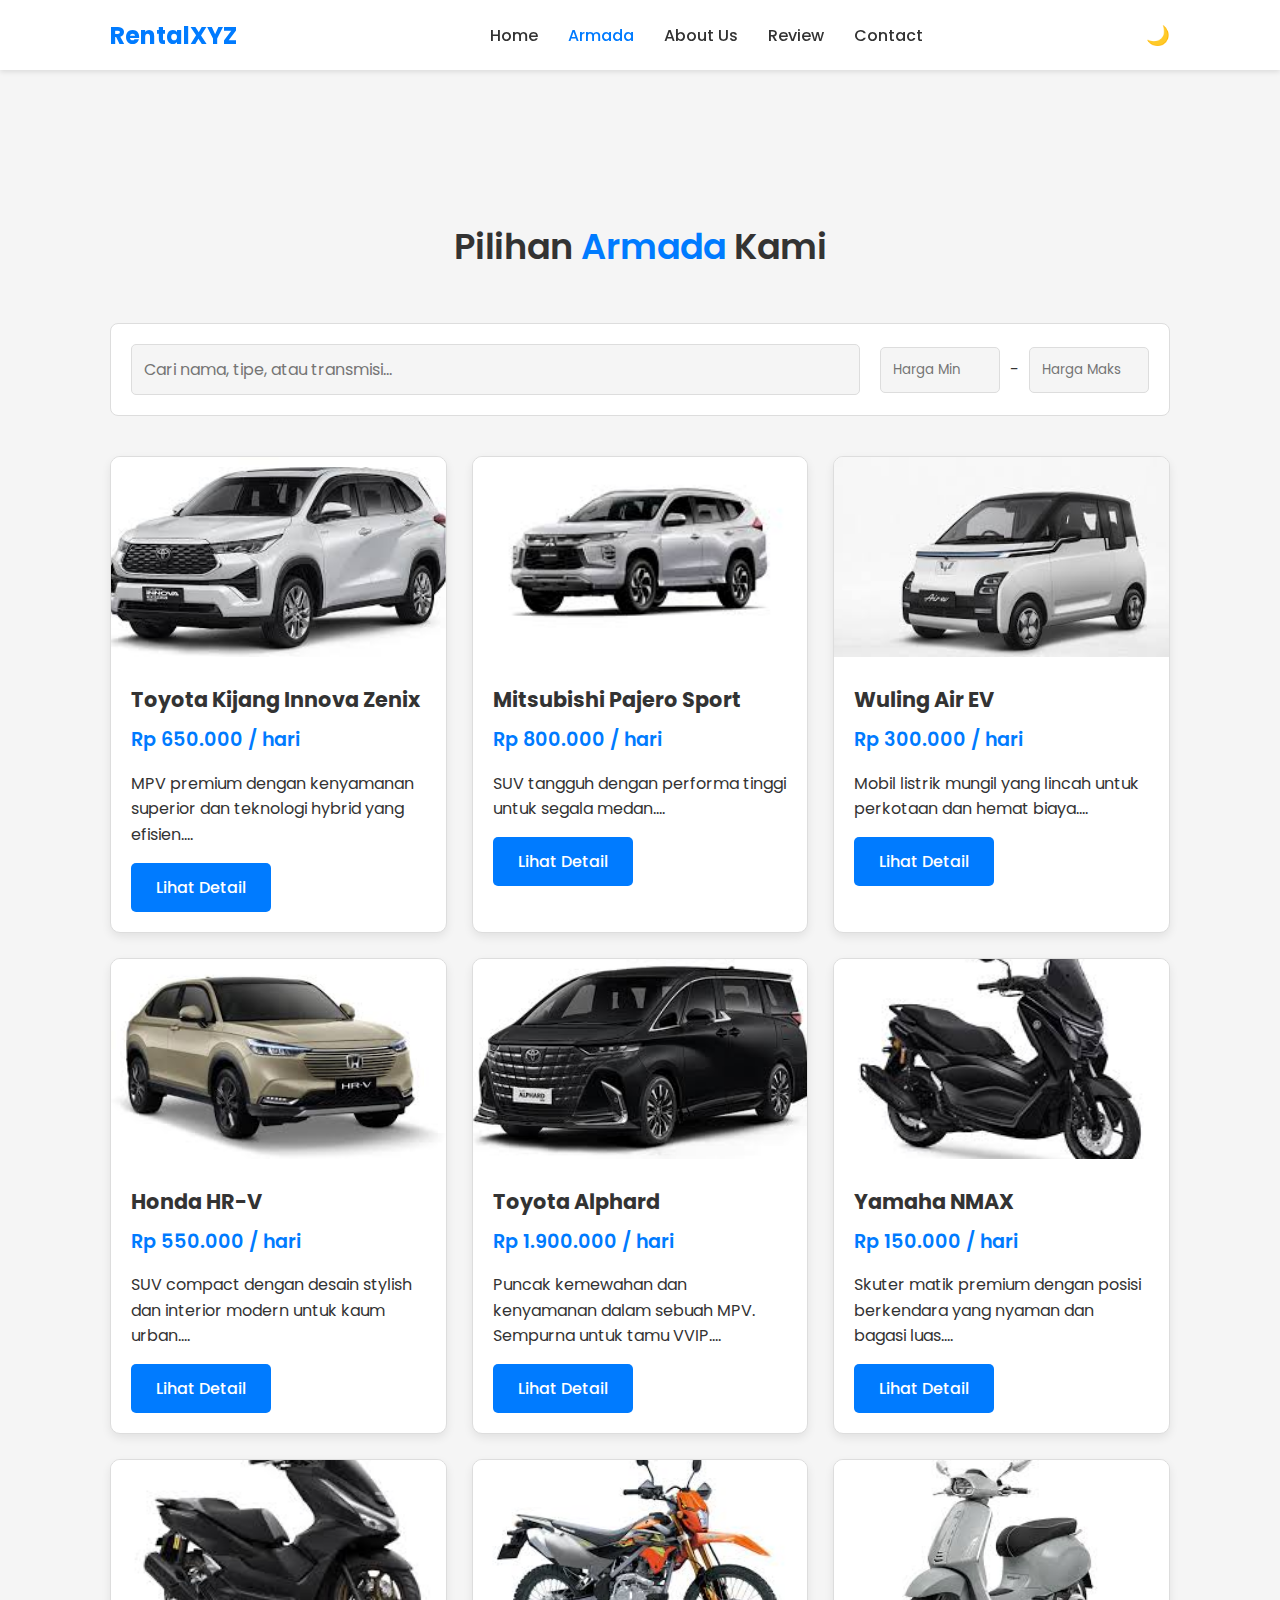
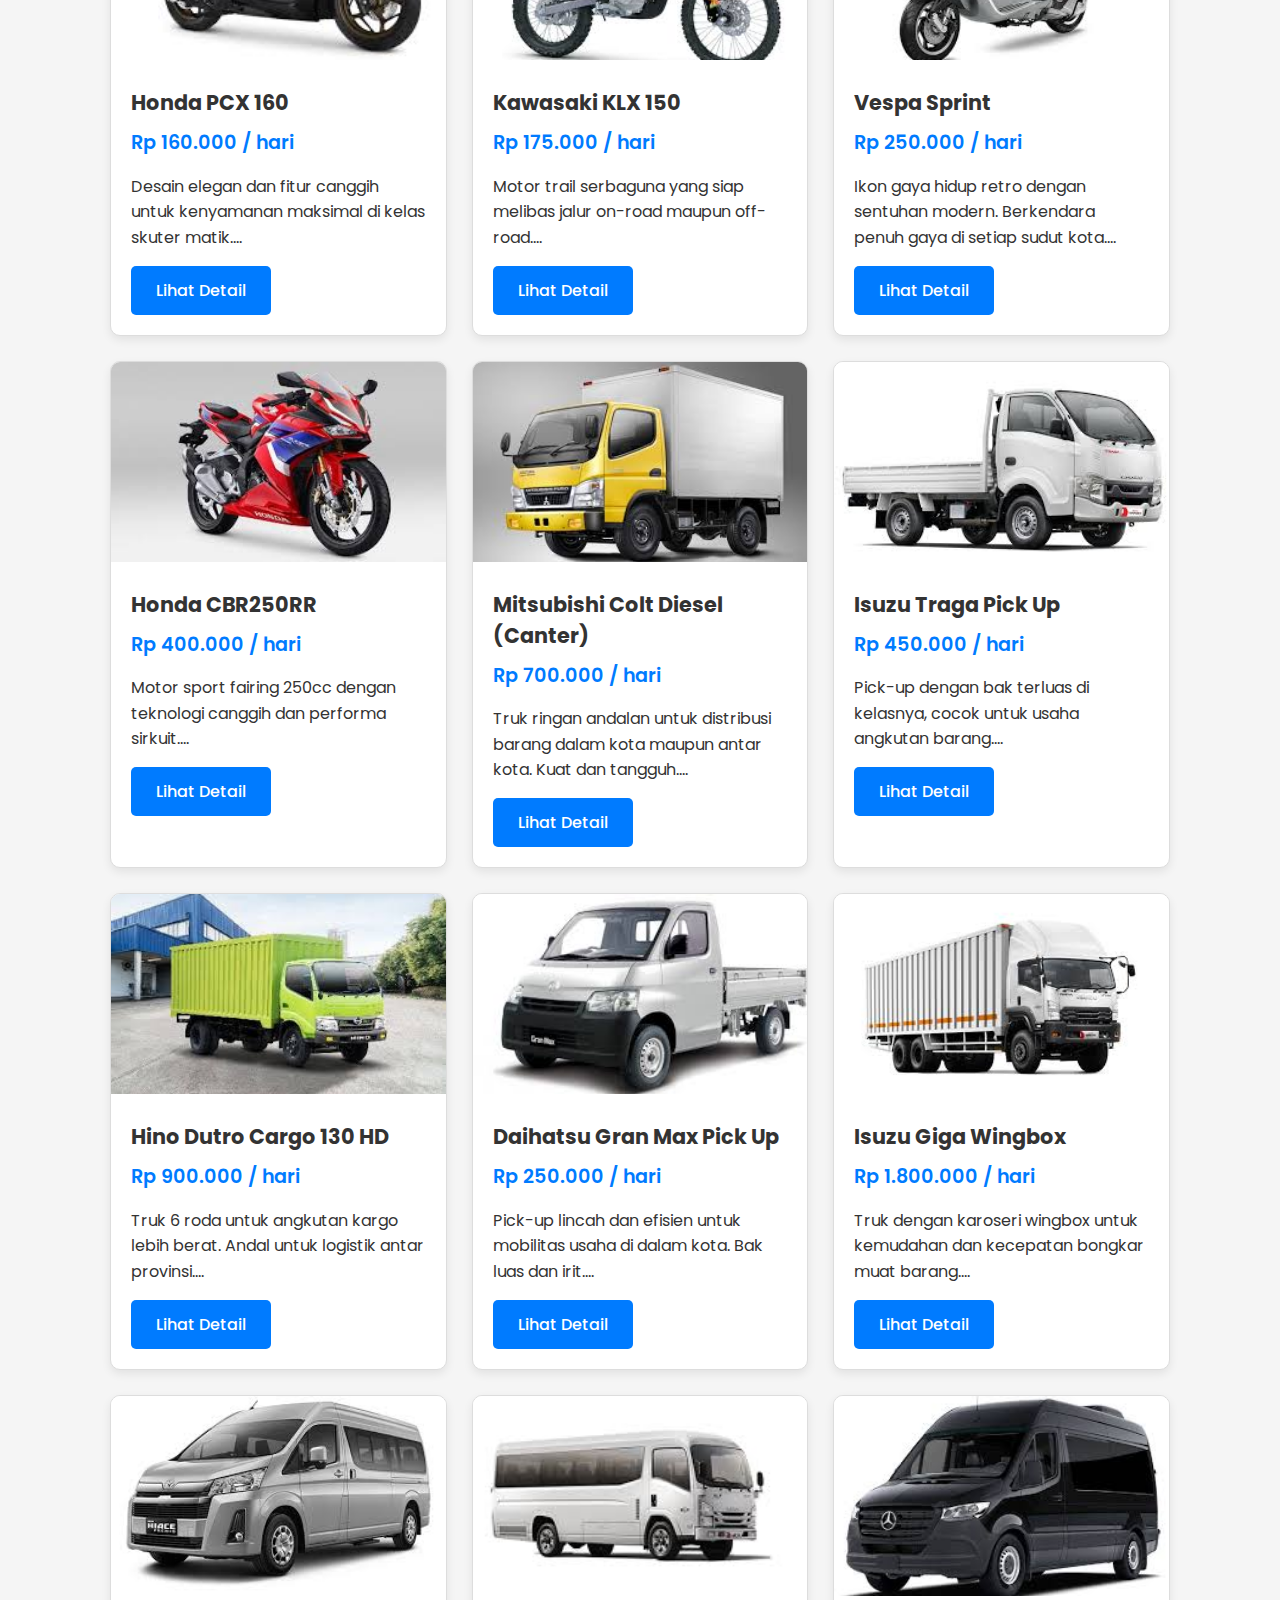
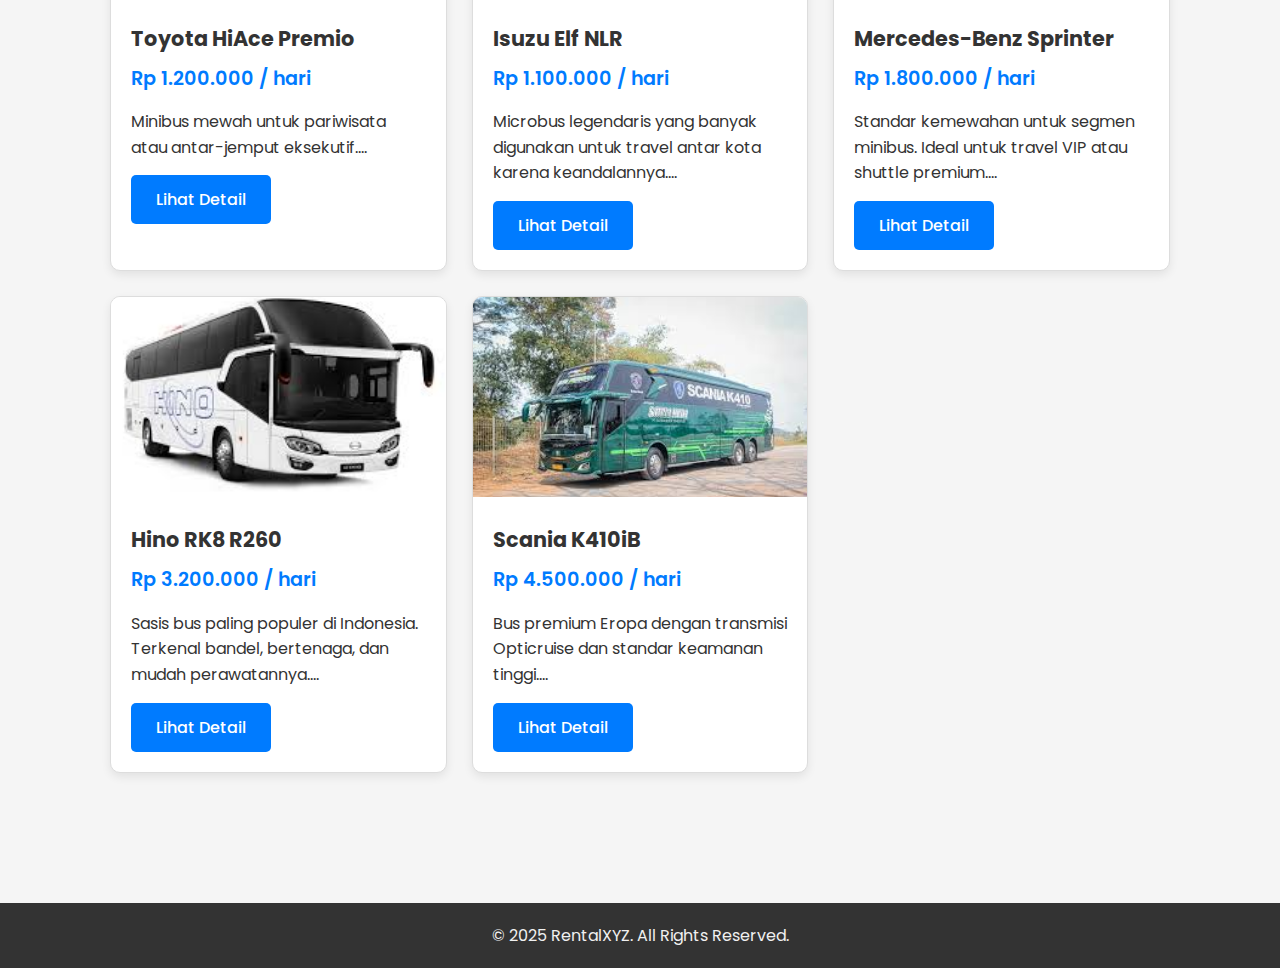
<file: armada.html>
<!DOCTYPE html>
<html lang="id">

<head>
  <meta charset="UTF-8">
  <meta name="viewport" content="width=device-width, initial-scale=1.0">
  <title>Armada Kami - Rental Kendaraan XYZ</title>
  <link rel="stylesheet" href="css/style.css">
  <link rel="stylesheet" href="css/armada.css">
  <link rel="stylesheet" href="css/modals.css">
</head>

<body>
  <div id="header-placeholder"></div>

  <main>
    <section id="armada-list">
      <div class="container">
        <h2 class="section-title">Pilihan <span>Armada</span> Kami</h2>
        <div class="filter-container">
          <div class="search-wrapper">
            <input type="search" id="search-input" placeholder="Cari nama, tipe, atau transmisi...">
          </div>
          <div class="price-filter">
            <input type="number" id="min-price" placeholder="Harga Min">
            <span>-</span>
            <input type="number" id="max-price" placeholder="Harga Maks">
          </div>
        </div>
        <div class="card-container" id="armada-list-container"></div>
        <div id="no-results">
          <h3>Maaf, kendaraan tidak ditemukan.</h3>
          <p>Coba ubah kata kunci pencarian atau rentang harga Anda.</p>
        </div>
      </div>
    </section>
  </main>

  <div id="footer-placeholder"></div>
  <div id="modals-placeholder"></div>

  <script src="js/data-kendaraan.js"></script>
  <script src="js/include.js"></script>
  <script src="js/armada.js"></script>
</body>

</html>
</file>
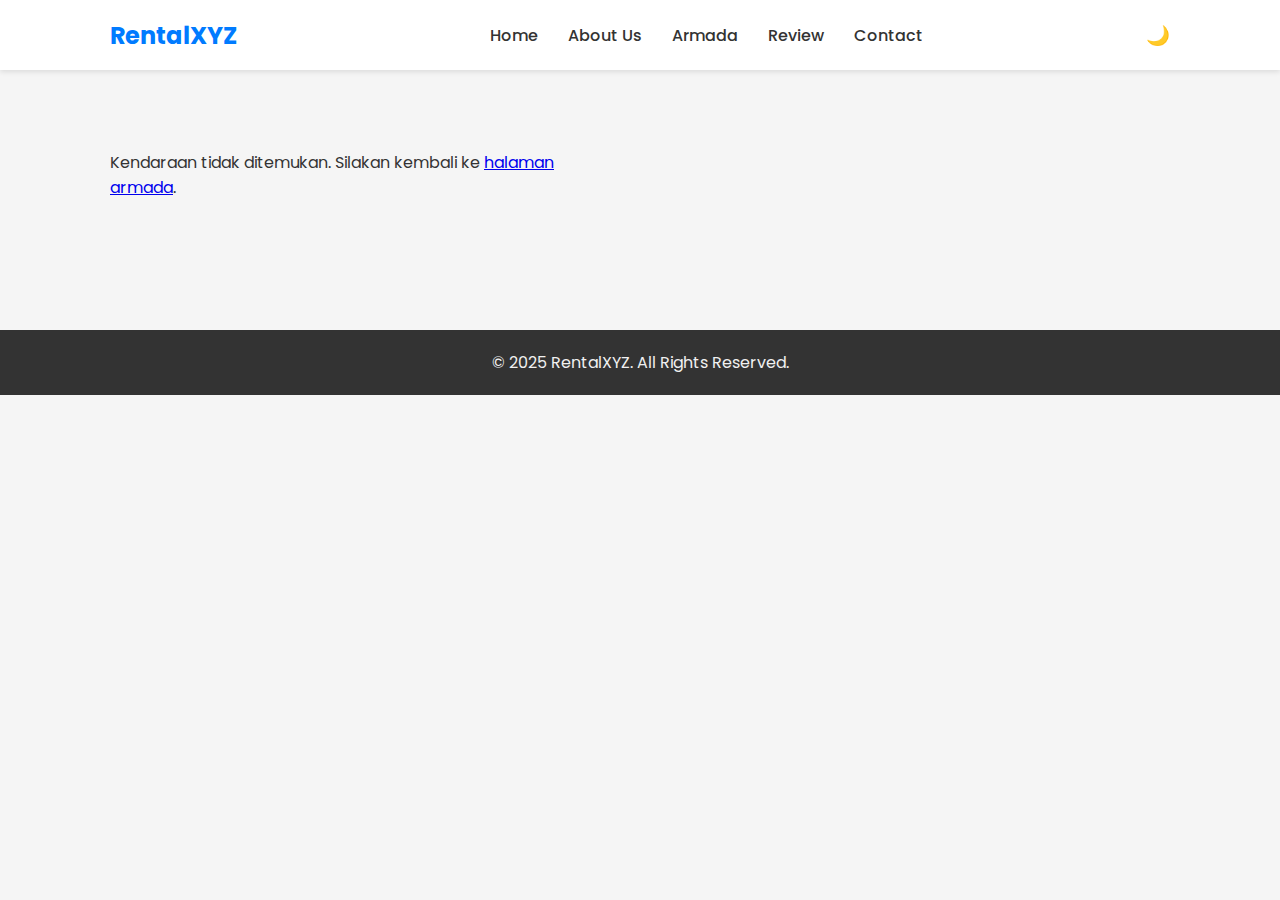
<file: spesifikasi.html>
<!DOCTYPE html>
<html lang="id">
<head>
  <meta charset="UTF-8">
  <meta name="viewport" content="width=device-width, initial-scale=1.0">
  <title>Detail Kendaraan - Rental Kendaraan XYZ</title>
  <link rel="stylesheet" href="css/style.css">
  <link rel="stylesheet" href="css/spesifikasi.css">
</head>
<body>

  <header>
    <div class="container">
      <nav>
        <a href="index.html" class="logo">RentalXYZ</a>
        <ul class="nav-links">
          <li><a href="index.html#home">Home</a></li>
          <li><a href="index.html#about">About Us</a></li>
          <li><a href="armada.html">Armada</a></li>
          <li><a href="index.html#review">Review</a></li>
          <li><a href="index.html#contact">Contact</a></li>
        </ul>
        <div class="nav-extra">
            <button id="dark-mode-toggle">🌙</button>
            <div class="menu-toggle">☰</div>
        </div>
      </nav>
    </div>
  </header>

  <main>
    <section id="spesifikasi-detail">
      <div class="container" id="detail-kendaraan">
        </div>
    </section>

    <section id="booking-form-section">
      <div class="container">
        <h2 class="section-title">Formulir <span>Pemesanan</span></h2>
        <div class="form-container">
          <form id="booking-form" novalidate>
            <input type="hidden" id="vehicle-name" name="vehicle-name">
            <div class="form-group">
                <label for="booking-nama">Nama Lengkap</label>
                <input type="text" id="booking-nama" name="nama" required>
                <div class="error-message"></div>
            </div>
            <div class="form-group">
                <label for="booking-telp">No. Telepon/WhatsApp</label>
                <input type="tel" id="booking-telp" name="telepon" required>
                <div class="error-message"></div>
            </div>
            <div class="form-group">
                <label for="booking-mulai">Tanggal Mulai Rental</label>
                <input type="date" id="booking-mulai" name="tanggal-mulai" required>
                <div class="error-message"></div>
            </div>
            <div class="form-group">
                <label for="booking-selesai">Tanggal Selesai Rental</label>
                <input type="date" id="booking-selesai" name="tanggal-selesai" required>
                <div class="error-message"></div>
            </div>
            <button type="submit" class="btn btn-whatsapp" style="width: 100%;">Pesan via WhatsApp</button>
          </form>
        </div>
      </div>
    </section>
  </main>

  <footer>
    <div class="container">
      <p>&copy; 2025 RentalXYZ. All Rights Reserved.</p>
    </div>
  </footer>

  <script src="js/data-kendaraan.js"></script>
  <script src="js/spesifikasi.js"></script>
</body>
</html>
</file>
<file: css/style.css>
/* Google Fonts */
@import url('https://fonts.googleapis.com/css2?family=Poppins:wght@300;400;500;600;700&display=swap');

/* CSS Variables */
:root {
  --bg-color-light: #f5f5f5;
  --text-color-light: #333;
  --card-bg-light: #ffffff;
  --primary-color: #007bff;
  --primary-color-hover: #0056b3;
  --border-color-light: #ddd;

  --bg-color-dark: #1a1a1a;
  --text-color-dark: #f0f0f0;
  --card-bg-dark: #2c2c2c;
  --border-color-dark: #444;
}

/* Base Styles */
* {
  margin: 0;
  padding: 0;
  box-sizing: border-box;
  font-family: 'Poppins', sans-serif;
}

html {
  scroll-behavior: smooth;
}

body {
  background-color: var(--bg-color-light);
  color: var(--text-color-light);
  transition: background-color 0.3s, color 0.3s;
}

/* Dark Mode */
body.dark-mode {
  background-color: var(--bg-color-dark);
  color: var(--text-color-dark);
}

.container {
  max-width: 1100px;
  margin: auto;
  padding: 0 20px;
}

/* Header & Navigation */
header {
  position: sticky;
  top: 0;
  width: 100%;
  background-color: var(--card-bg-light);
  box-shadow: 0 2px 5px rgba(0, 0, 0, 0.1);
  z-index: 1000;
  transition: background-color 0.3s;
}

body.dark-mode header {
  background-color: var(--card-bg-dark);
  box-shadow: 0 2px 5px rgba(0, 0, 0, 0.3);
}

nav {
  display: flex;
  justify-content: space-between;
  align-items: center;
  height: 70px;
}

.logo {
  font-size: 1.5rem;
  font-weight: 700;
  color: var(--primary-color);
  text-decoration: none;
}

.nav-links {
  display: flex;
  list-style: none;
}

.nav-links li {
  margin-left: 30px;
}

.nav-links a {
  text-decoration: none;
  color: var(--text-color-light);
  font-weight: 500;
  transition: color 0.3s;
}

body.dark-mode .nav-links a {
    color: var(--text-color-dark);
}

.nav-links a:hover, .nav-links a.active {
  color: var(--primary-color);
}

.nav-extra {
    display: flex;
    align-items: center;
    gap: 1rem;
}

#dark-mode-toggle {
    font-size: 1.2rem;
    cursor: pointer;
    background: none;
    border: none;
    color: var(--text-color-light);
}
body.dark-mode #dark-mode-toggle {
    color: var(--text-color-dark);
}

.menu-toggle {
    display: none;
    font-size: 1.5rem;
    cursor: pointer;
}


/* Sections */
section {
  padding: 80px 0;
}

.section-title {
  text-align: center;
  margin-bottom: 50px;
  font-size: 2.2rem;
  font-weight: 600;
}
.section-title span {
  color: var(--primary-color);
}

/* Home Section */
#home {
  display: flex;
  align-items: center;
  min-height: calc(100vh - 70px);
}
.home-content {
  max-width: 600px;
}
.home-content h1 {
  font-size: 3rem;
  margin-bottom: 10px;
}
.home-content p {
  font-size: 1.1rem;
  margin-bottom: 20px;
}

/* Buttons */
.btn {
  display: inline-block;
  padding: 12px 25px;
  background-color: var(--primary-color);
  color: #fff;
  text-decoration: none;
  border-radius: 5px;
  font-weight: 500;
  transition: background-color 0.3s;
  border: none;
  cursor: pointer;
}
.btn:hover {
  background-color: var(--primary-color-hover);
}

/* Card Style (Armada & Review) */
.card-container {
  display: grid;
  grid-template-columns: repeat(auto-fit, minmax(300px, 1fr));
  gap: 25px;
}

.card {
  background-color: var(--card-bg-light);
  border-radius: 10px;
  box-shadow: 0 4px 10px rgba(0, 0, 0, 0.08);
  overflow: hidden;
  transition: transform 0.3s, box-shadow 0.3s, background-color 0.3s;
  border: 1px solid var(--border-color-light);
}

body.dark-mode .card {
  background-color: var(--card-bg-dark);
  box-shadow: 0 4px 15px rgba(0, 0, 0, 0.2);
  border-color: var(--border-color-dark);
}

.card:hover {
  transform: translateY(-5px);
  box-shadow: 0 8px 20px rgba(0, 0, 0, 0.12);
}

body.dark-mode .card:hover {
  box-shadow: 0 8px 25px rgba(0, 0, 0, 0.3);
}

.card img {
  width: 100%;
  height: 200px;
  object-fit: cover;
}

.card-content {
  padding: 20px;
}
.card-content h3 {
  margin-bottom: 10px;
  font-size: 1.3rem;
}
.card-content p {
  margin-bottom: 15px;
  line-height: 1.6;
}
.card-price {
    font-size: 1.2rem;
    font-weight: 600;
    color: var(--primary-color);
    margin-bottom: 15px;
}

/* Review Card */
.review-card .card-content {
    position: relative;
    padding-top: 40px;
}
.review-card .reviewer-photo {
    width: 60px;
    height: 60px;
    border-radius: 50%;
    object-fit: cover;
    position: absolute;
    top: -30px;
    left: 20px;
    border: 3px solid var(--bg-color-light);
}
body.dark-mode .review-card .reviewer-photo {
    border-color: var(--bg-color-dark);
}
.reviewer-name {
    font-weight: 600;
}

/* Contact & Forms */
.form-container {
  max-width: 700px;
  margin: auto;
  padding: 30px;
  background-color: var(--card-bg-light);
  border-radius: 8px;
  border: 1px solid var(--border-color-light);
}

body.dark-mode .form-container {
  background-color: var(--card-bg-dark);
  border-color: var(--border-color-dark);
}

.form-group {
  margin-bottom: 20px;
}
.form-group label {
  display: block;
  margin-bottom: 8px;
  font-weight: 500;
}
.form-group input,
.form-group textarea,
.form-group select {
  width: 100%;
  padding: 12px;
  border-radius: 5px;
  border: 1px solid var(--border-color-light);
  background-color: var(--bg-color-light);
  color: var(--text-color-light);
  font-size: 1rem;
}

body.dark-mode .form-group input,
body.dark-mode .form-group textarea,
body.dark-mode .form-group select {
  border-color: var(--border-color-dark);
  background-color: #333;
  color: var(--text-color-dark);
}

.form-group textarea {
  resize: vertical;
  min-height: 120px;
}

.contact-buttons {
    display: flex;
    gap: 15px;
    margin-top: 10px;
}

.contact-buttons .btn {
    flex-grow: 1;
}

.btn-whatsapp {
    background-color: #25D366;
}
.btn-whatsapp:hover {
    background-color: #1EBE57;
}

.error-message {
    color: #e74c3c;
    font-size: 0.9rem;
    margin-top: 5px;
    display: none;
}

/* Armada Page */
#armada-list {
    min-height: 70vh;
}

/* Spesifikasi Page */
#detail-kendaraan {
    display: grid;
    grid-template-columns: 1fr 1fr;
    gap: 40px;
    align-items: center;
}
#detail-kendaraan img {
    width: 100%;
    border-radius: 10px;
}
.specs-list {
    list-style: none;
    margin-top: 15px;
}
.specs-list li {
    padding: 8px 0;
    border-bottom: 1px solid var(--border-color-light);
    display: flex;
    justify-content: space-between;
}
body.dark-mode .specs-list li {
    border-color: var(--border-color-dark);
}
.specs-list li:last-child {
    border-bottom: none;
}
.specs-list span {
    font-weight: 600;
}
#booking-form-section {
    padding-top: 0;
}

/* Footer */
footer {
  background-color: #333;
  color: #f0f0f0;
  text-align: center;
  padding: 20px 0;
  margin-top: 50px;
}

body.dark-mode footer {
    background-color: #000;
}

/* Responsive */
@media (max-width: 768px) {
  .menu-toggle {
    display: block;
    z-index: 10;
  }
  .nav-links {
    position: absolute;
    top: 70px;
    right: 0;
    background-color: var(--card-bg-light);
    width: 100%;
    flex-direction: column;
    align-items: center;
    transform: translateX(100%);
    transition: transform 0.3s ease-in-out;
    padding: 20px 0;
  }
  body.dark-mode .nav-links {
    background-color: var(--card-bg-dark);
  }
  .nav-links.active {
    transform: translateX(0);
  }
  .nav-links li {
    margin: 15px 0;
  }

  .home-content h1 {
    font-size: 2.5rem;
  }
  #home {
    text-align: center;
  }
  #detail-kendaraan {
    grid-template-columns: 1fr;
  }
}
</file>
<file: css/armada.css>
/* Filter & Search Section */
.filter-container {
    display: flex;
    justify-content: space-between;
    align-items: center;
    flex-wrap: wrap;
    gap: 20px;
    margin-bottom: 40px;
    padding: 20px;
    background-color: var(--card-bg-light);
    border: 1px solid var(--border-color-light);
    border-radius: 8px;
}

body.dark-mode .filter-container {
    background-color: var(--card-bg-dark);
    border-color: var(--border-color-dark);
}

.search-wrapper {
    flex-grow: 1;
}

#search-input {
    width: 100%;
    padding: 12px;
    border-radius: 5px;
    border: 1px solid var(--border-color-light);
    background-color: var(--bg-color-light);
    color: var(--text-color-light);
    font-size: 1rem;
}

body.dark-mode #search-input {
    border-color: var(--border-color-dark);
    background-color: #333;
    color: var(--text-color-dark);
}

.price-filter {
    display: flex;
    align-items: center;
    gap: 10px;
}

.price-filter input[type="number"] {
    width: 120px;
    padding: 12px;
    border-radius: 5px;
    border: 1px solid var(--border-color-light);
    background-color: var(--bg-color-light);
    color: var(--text-color-light);
}

.price-filter input::-webkit-outer-spin-button,
.price-filter input::-webkit-inner-spin-button {
    -webkit-appearance: none;
    margin: 0;
}

.price-filter input[type=number] {
    -moz-appearance: textfield;
}

body.dark-mode .price-filter input[type="number"] {
    border-color: var(--border-color-dark);
    background-color: #333;
    color: var(--text-color-dark);
}

#no-results {
    color: var(--text-color-light);
    display: none;
    text-align: center;
    margin-top: 40px;
}

body.dark-mode #no-results {
    color: var(--text-color-dark);
}
</file>
<file: css/modals.css>
.modal-overlay {
  position: fixed;
  top: 0;
  left: 0;
  width: 100%;
  height: 100%;
  background-color: rgba(0, 0, 0, 0.6);
  display: flex;
  justify-content: center;
  align-items: center;
  z-index: 2000;
  opacity: 0;
  visibility: hidden;
  transition: opacity 0.3s, visibility 0.3s;
}

.modal-overlay.show {
  opacity: 1;
  visibility: visible;
}

.modal-content {
  background-color: var(--card-bg-light);
  padding: 30px;
  border-radius: 8px;
  width: 90%;
  max-width: 500px;
  text-align: center;
  position: relative;
  transform: scale(0.9);
  transition: transform 0.3s;
}

.modal-overlay.show .modal-content {
  transform: scale(1);
}

body.dark-mode .modal-content {
  background-color: var(--card-bg-dark);
}

.modal-close {
  position: absolute;
  top: 10px;
  right: 15px;
  font-size: 1.8rem;
  cursor: pointer;
  color: #aaa;
}

.modal-content h3 {
  margin-bottom: 15px;
  font-size: 1.5rem;
  color: var(--primary-color);
}

.modal-content p {
  margin-bottom: 25px;
}
</file>
<file: css/spesifikasi.css>
#detail-kendaraan {
    display: grid;
    grid-template-columns: 1fr 1fr;
    gap: 40px;
    align-items: flex-start;
}

#detail-kendaraan img {
    width: 100%;
    border-radius: 10px;
    object-fit: cover;
}

.specs-list {
    list-style: none;
    margin-top: 15px;
}

.specs-list li {
    padding: 10px 0;
    border-bottom: 1px solid var(--border-color-light);
    display: flex;
    justify-content: space-between;
}

body.dark-mode .specs-list li {
    border-color: var(--border-color-dark);
}

.specs-list li:last-child {
    border-bottom: none;
}

.specs-list span {
    font-weight: 600;
}

#booking-form-section {
    padding-top: 0;
}

/* Responsive khusus halaman spesifikasi */
@media (max-width: 768px) {
    #detail-kendaraan {
        grid-template-columns: 1fr;
    }
}
</file>
